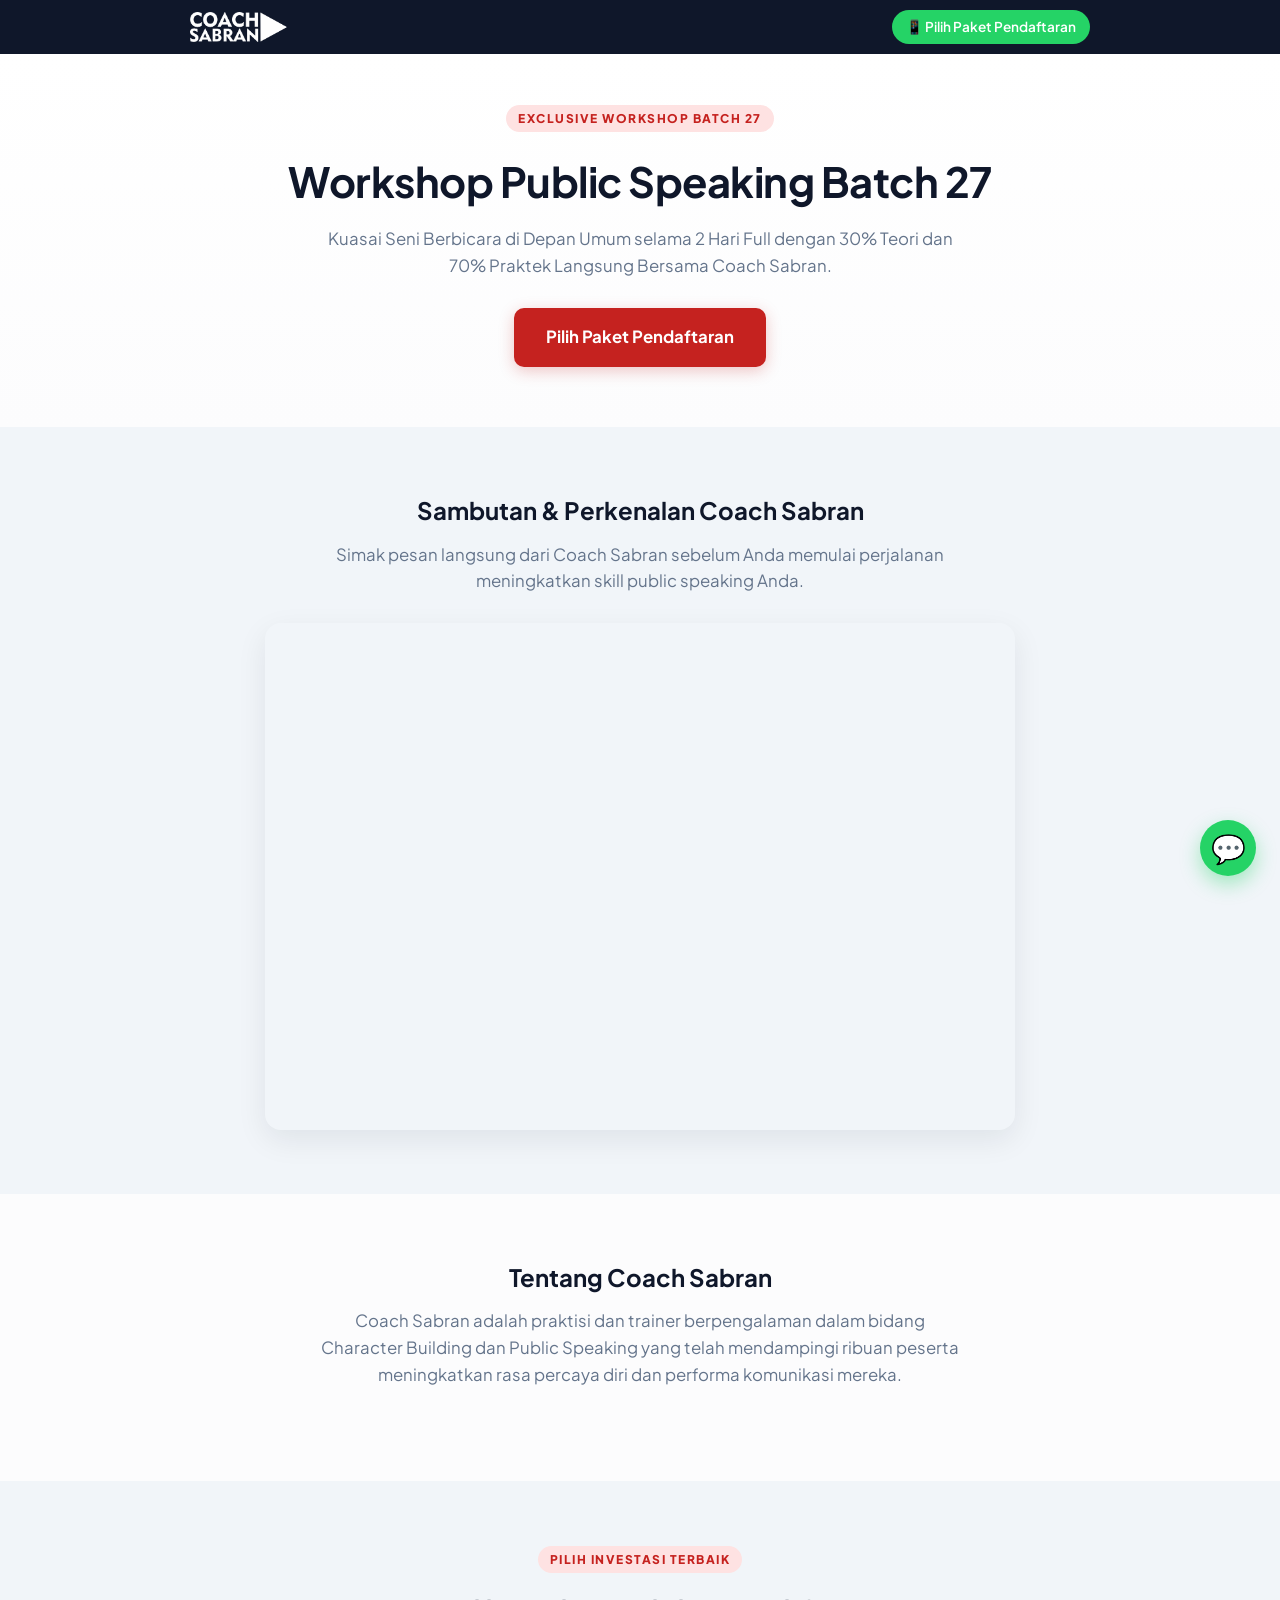
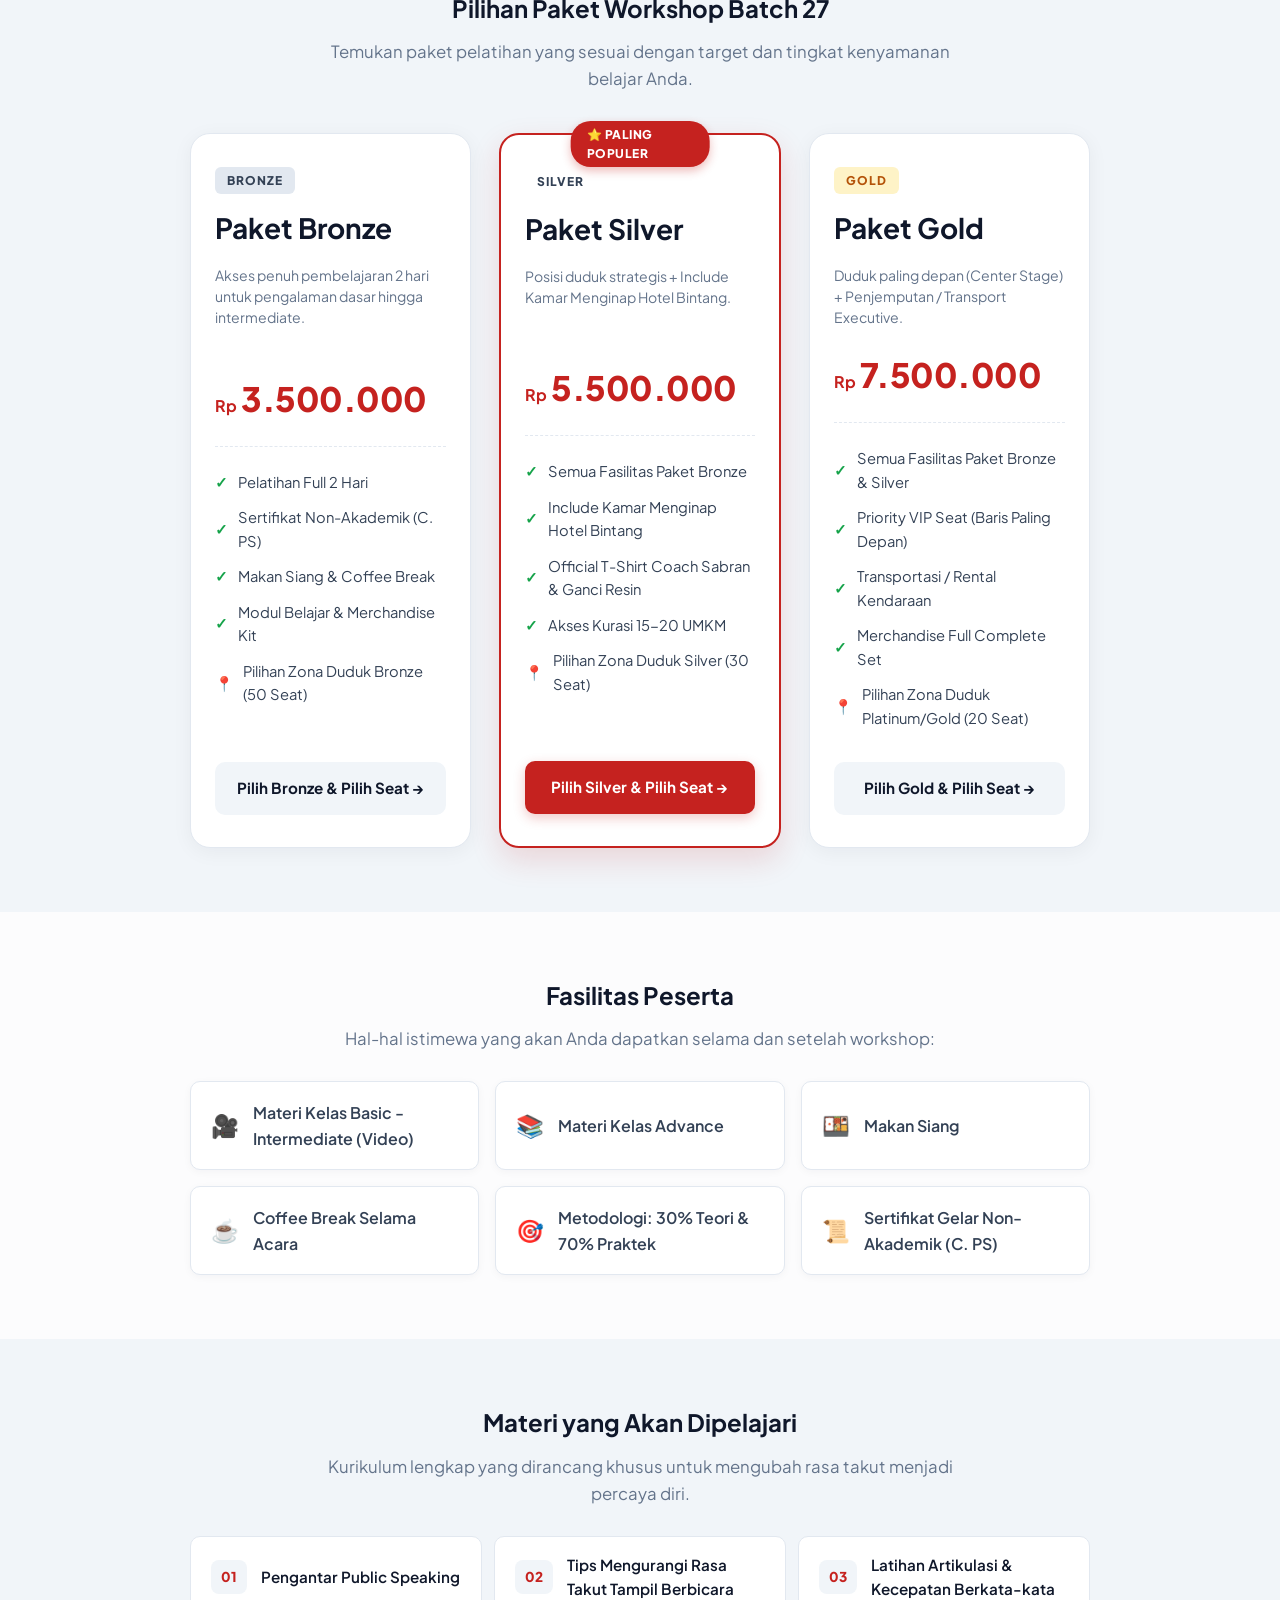
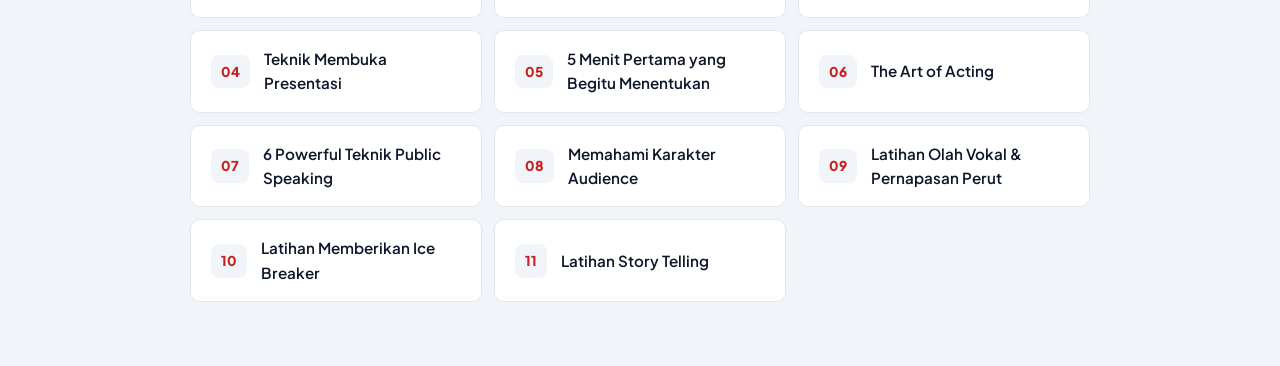
<file: index.html>
<!DOCTYPE html>
<html lang="id">
<head>
    <meta charset="UTF-8">
    <meta name="viewport" content="width=device-width, initial-scale=1.0">
    <title>Workshop Public Speaking Batch 27 - Coach Sabran</title>
    
    <!-- Google Fonts untuk Tipografi Modern & Nyaman Dibaca -->
    <link rel="preconnect" href="https://fonts.googleapis.com">
    <link rel="preconnect" href="https://fonts.gstatic.com" crossorigin>
    <link href="https://fonts.googleapis.com/css2?family=Plus+Jakarta+Sans:wght@400;500;600;700;800&display=swap" rel="stylesheet">
    
    <!-- CSS Eksternal -->
    <link rel="stylesheet" href="style.css">
</head>
<body>

   <!-- TOP BAR DENGAN LOGO & CTA RINGKAS -->
<div class="top-bar">
    <div class="container top-bar-flex">
        <a href="index.html" class="top-bar-brand" style="display: flex; align-items: center; gap: 10px; text-decoration: none;">
            <img src="Asset/CoachSabranFix.png" alt="Logo Coach Sabran" style="height: 30px; width: auto; object-fit: contain;">
        </a>
        <a href="#pilihan-paket" class="btn-top-cta">📱 Pilih Paket Pendaftaran</a>
    </div>
</div>

    <!-- HERO SECTION -->
    <section class="hero-section text-center">
            <div class="badge-wrapper text-center">
                <span class="badge-tag">EXCLUSIVE WORKSHOP BATCH 27</span>
            </div>
            
            <h1>Workshop Public Speaking Batch 27</h1>
            <p class="subtitle-section">Kuasai Seni Berbicara di Depan Umum selama 2 Hari Full dengan 30% Teori dan 70% Praktek Langsung Bersama Coach Sabran.</p>
            <a href="#pilihan-paket" class="btn-primary">Pilih Paket Pendaftaran</a>
        </div>
    </section>

    <!-- SECTION VIDEO SAMBUTAN -->
    <section class="section-padding bg-light text-center">
        <div class="container">
            <h2>Sambutan & Perkenalan Coach Sabran</h2>
            <p class="subtitle-section">Simak pesan langsung dari Coach Sabran sebelum Anda memulai perjalanan meningkatkan skill public speaking Anda.</p>

            <div class="video-container">
                <iframe src="https://www.youtube.com/embed/VIDEO_ID" title="Video Sambutan Coach Sabran" frameborder="0" allow="accelerometer; autoplay; clipboard-write; encrypted-media; gyroscope; picture-in-picture" allowfullscreen></iframe>
            </div>
        </div>
    </section>

    <!-- SECTION PROFIL -->
    <section class="section-padding text-center">
        <div class="container">
            <h2>Tentang Coach Sabran</h2>
            <p class="subtitle-section">Coach Sabran adalah praktisi dan trainer berpengalaman dalam bidang Character Building dan Public Speaking yang telah mendampingi ribuan peserta meningkatkan rasa percaya diri dan performa komunikasi mereka.</p>
        </div>
    </section>

    <!-- SECTION PILIHAN PAKET -->
    <section id="pilihan-paket" class="section-padding bg-light">
        <div class="container text-center">
            <span class="badge-tag">PILIH INVESTASI TERBAIK</span>
            <h2>Pilihan Paket Workshop Batch 27</h2>
            <p class="subtitle-section">Temukan paket pelatihan yang sesuai dengan target dan tingkat kenyamanan belajar Anda.</p>

            <div class="package-container">
                
                <!-- CONTAINER PAKET 1: BRONZE (Rp 3.500.000) -->
                <div class="package-card">
                    <div class="card-header">
                        <span class="badge-package bg-silver">BRONZE</span>
                        <h3>Paket Bronze</h3>
                        <p class="package-desc">Akses penuh pembelajaran 2 hari untuk pengalaman dasar hingga intermediate.</p>
                    </div>
                    <div class="card-body">
                        <div class="price-tag">
                            <span class="currency">Rp</span>
                            <span class="amount">3.500.000</span>
                        </div>
                        <ul class="package-features">
                            <li><span class="check-icon">✓</span> Pelatihan Full 2 Hari</li>
                            <li><span class="check-icon">✓</span> Sertifikat Non-Akademik (C. PS)</li>
                            <li><span class="check-icon">✓</span> Makan Siang & Coffee Break</li>
                            <li><span class="check-icon">✓</span> Modul Belajar & Merchandise Kit</li>
                            <li><span class="check-icon">📍</span> Pilihan Zona Duduk Bronze (50 Seat)</li>
                        </ul>
                    </div>
                    <div class="card-footer">
                        <a href="BronzePackage.html" class="btn-package">Pilih Bronze & Pilih Seat →</a>
                    </div>
                </div>

                <!-- CONTAINER PAKET 2: SILVER (Rp 5.500.000) - POPULER -->
                <div class="package-card featured">
                    <div class="popular-badge">⭐ PALING POPULER</div>
                    <div class="card-header">
                        <span class="badge-package bg-silver-badge">SILVER</span>
                        <h3>Paket Silver</h3>
                        <p class="package-desc">Posisi duduk strategis + Include Kamar Menginap Hotel Bintang.</p>
                    </div>
                    <div class="card-body">
                        <div class="price-tag">
                            <span class="currency">Rp</span>
                            <span class="amount">5.500.000</span>
                        </div>
                        <ul class="package-features">
                            <li><span class="check-icon">✓</span> Semua Fasilitas Paket Bronze</li>
                            <li><span class="check-icon">✓</span> Include Kamar Menginap Hotel Bintang</li>
                            <li><span class="check-icon">✓</span> Official T-Shirt Coach Sabran & Ganci Resin</li>
                            <li><span class="check-icon">✓</span> Akses Kurasi 15-20 UMKM</li>
                            <li><span class="check-icon">📍</span> Pilihan Zona Duduk Silver (30 Seat)</li>
                        </ul>
                    </div>
                    <div class="card-footer">
                        <a href="SilverPackage.html" class="btn-package btn-featured">Pilih Silver & Pilih Seat →</a>
                    </div>
                </div>

                <!-- CONTAINER PAKET 3: GOLD (Rp 7.500.000) -->
                <div class="package-card">
                    <div class="card-header">
                        <span class="badge-package bg-gold">GOLD</span>
                        <h3>Paket Gold</h3>
                        <p class="package-desc">Duduk paling depan (Center Stage) + Penjemputan / Transport Executive.</p>
                    </div>
                    <div class="card-body">
                        <div class="price-tag">
                            <span class="currency">Rp</span>
                            <span class="amount">7.500.000</span>
                        </div>
                        <ul class="package-features">
                            <li><span class="check-icon">✓</span> Semua Fasilitas Paket Bronze & Silver</li>
                            <li><span class="check-icon">✓</span> Priority VIP Seat (Baris Paling Depan)</li>
                            <li><span class="check-icon">✓</span> Transportasi / Rental Kendaraan</li>
                            <li><span class="check-icon">✓</span> Merchandise Full Complete Set</li>
                            <li><span class="check-icon">📍</span> Pilihan Zona Duduk Platinum/Gold (20 Seat)</li>
                        </ul>
                    </div>
                    <div class="card-footer">
                        <a href="GoldPackage.html" class="btn-package">Pilih Gold & Pilih Seat →</a>
                    </div>
                </div>

            </div>
        </div>
    </section>

    <!-- SECTION FASILITAS -->
    <section class="section-padding text-center">
        <div class="container">
            <h2>Fasilitas Peserta</h2>
            <p class="subtitle-section">Hal-hal istimewa yang akan Anda dapatkan selama dan setelah workshop:</p>

            <div class="facility-grid">
                <div class="facility-item">
                    <span class="facility-icon">🎥</span>
                    <div>Materi Kelas Basic - Intermediate (Video)</div>
                </div>
                <div class="facility-item">
                    <span class="facility-icon">📚</span>
                    <div>Materi Kelas Advance</div>
                </div>
                <div class="facility-item">
                    <span class="facility-icon">🍱</span>
                    <div>Makan Siang</div>
                </div>
                <div class="facility-item">
                    <span class="facility-icon">☕</span>
                    <div>Coffee Break Selama Acara</div>
                </div>
                <div class="facility-item">
                    <span class="facility-icon">🎯</span>
                    <div>Metodologi: 30% Teori & 70% Praktek</div>
                </div>
                <div class="facility-item">
                    <span class="facility-icon">📜</span>
                    <div>Sertifikat Gelar Non-Akademik (C. PS)</div>
                </div>
            </div>
        </div>
    </section>

    <!-- SECTION MATERI -->
    <section class="section-padding bg-light">
        <div class="container">
            <h2 class="text-center">Materi yang Akan Dipelajari</h2>
            <p class="subtitle-section text-center">Kurikulum lengkap yang dirancang khusus untuk mengubah rasa takut menjadi percaya diri.</p>

            <ul class="materi-grid">
                <li><span class="materi-num">01</span> Pengantar Public Speaking</li>
                <li><span class="materi-num">02</span> Tips Mengurangi Rasa Takut Tampil Berbicara</li>
                <li><span class="materi-num">03</span> Latihan Artikulasi & Kecepatan Berkata-kata</li>
                <li><span class="materi-num">04</span> Teknik Membuka Presentasi</li>
                <li><span class="materi-num">05</span> 5 Menit Pertama yang Begitu Menentukan</li>
                <li><span class="materi-num">06</span> The Art of Acting</li>
                <li><span class="materi-num">07</span> 6 Powerful Teknik Public Speaking</li>
                <li><span class="materi-num">08</span> Memahami Karakter Audience</li>
                <li><span class="materi-num">09</span> Latihan Olah Vokal & Pernapasan Perut</li>
                <li><span class="materi-num">10</span> Latihan Memberikan Ice Breaker</li>
                <li><span class="materi-num">11</span> Latihan Story Telling</li>
            </ul>
        </div>
    </section>

    <!-- FLOATING WHATSAPP BUTTON UNTUK HP -->
    <a href="https://wa.me/6285182723319?text=Halo%20Admin,%20saya%20mau%20tanya%20mengenai%20Workshop%20Public%20Speaking%20Batch%2027" class="floating-wa" target="_blank" title="Tanya Admin via WA">
        💬
    </a>

</body>
</html>
</file>
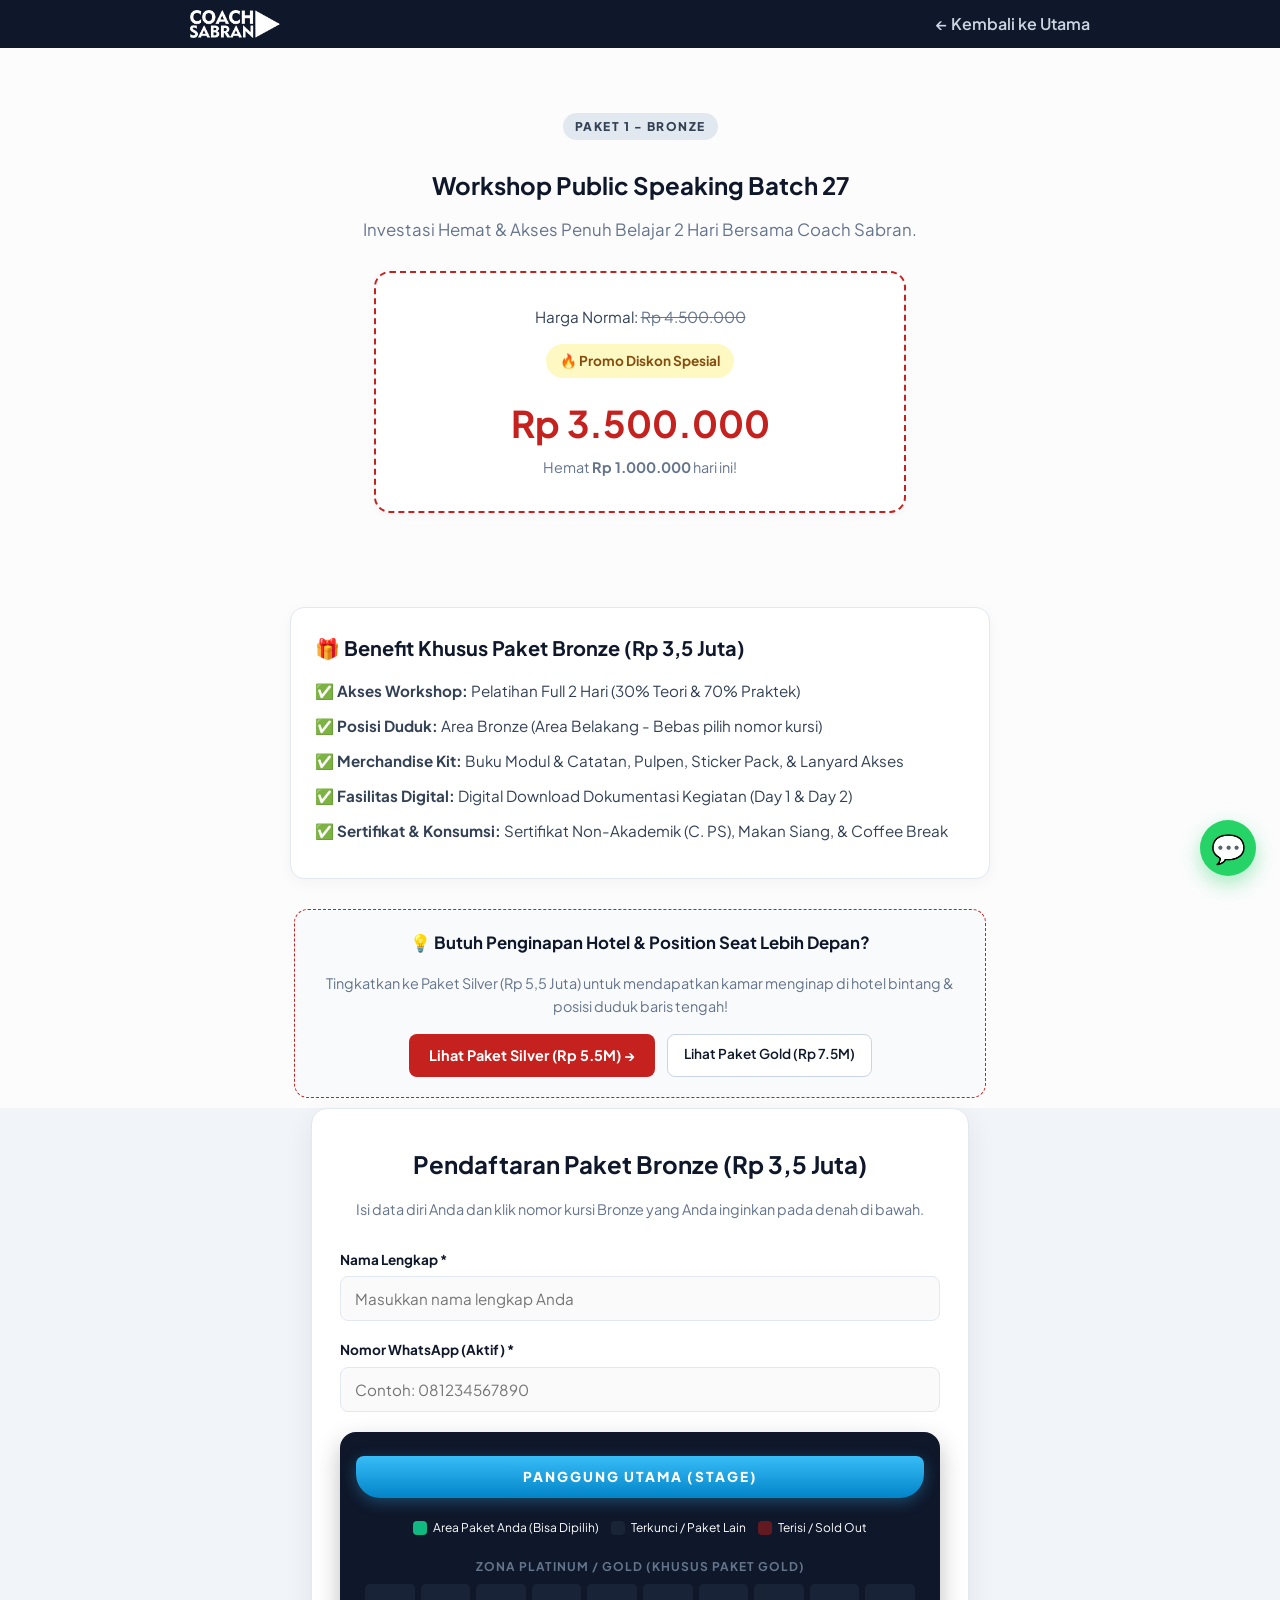
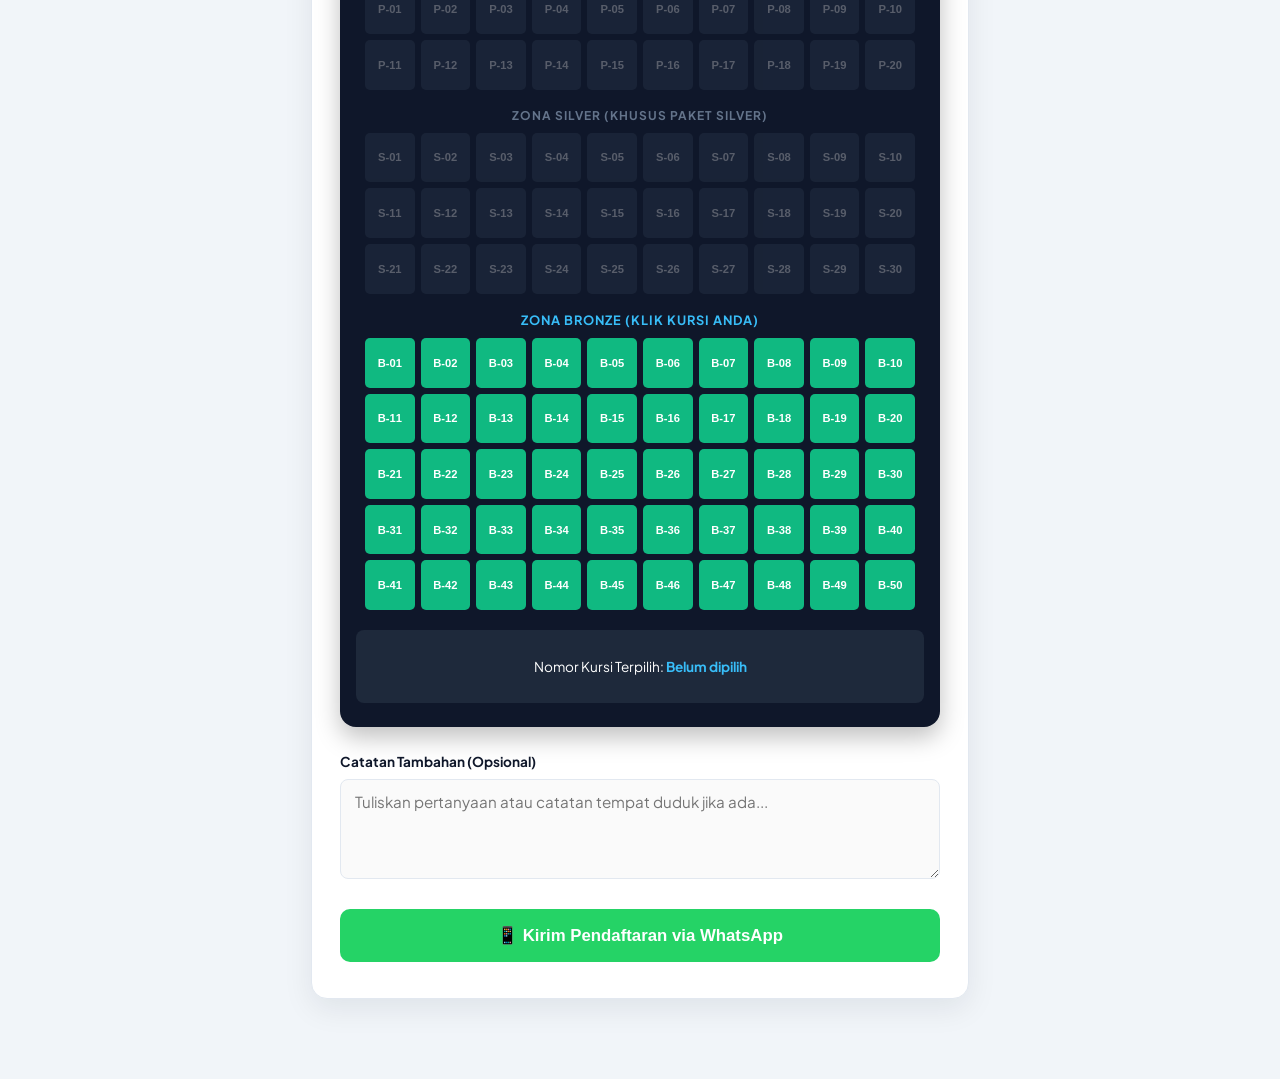
<file: BronzePackage.html>
<!DOCTYPE html>
<html lang="id">
<head>
    <meta charset="UTF-8">
    <meta name="viewport" content="width=device-width, initial-scale=1.0">
    <title>Paket Bronze: Workshop Public Speaking Batch 27 - Coach Sabran</title>
    
    <link rel="preconnect" href="https://fonts.googleapis.com">
    <link rel="preconnect" href="https://fonts.gstatic.com" crossorigin>
    <link href="https://fonts.googleapis.com/css2?family=Plus+Jakarta+Sans:wght@400;500;600;700;800&display=swap" rel="stylesheet">
    <link rel="stylesheet" href="style.css">
</head>
<body>

  <!-- TOP BAR DENGAN LOGO DI KIRI & TOMBOL KEMBALI DI KANAN -->
<div class="top-bar">
    <div class="container top-bar-flex">
        <div class="top-bar-brand" style="display: flex; align-items: center; gap: 8px;">
            <img src="Asset/CoachSabranFix.png" alt="Logo Coach Sabran" style="height: 28px; width: auto; object-fit: contain;">
        </div>
        <a href="index.html" style="color: #cbd5e1; text-decoration: none; font-weight: 600; display: flex; align-items: center; gap: 6px;">
            ← Kembali ke Utama
        </a>
    </div>
</div>

    <!-- HEADER HARGA PAKET -->
    <section class="section-padding text-center">
        <div class="container">
            <span class="badge-tag" style="background: #e2e8f0; color: #334155;">PAKET 1 - BRONZE</span>
            <h1 style="margin-top: 10px;">Workshop Public Speaking Batch 27</h1>
            <p class="subtitle-section">Investasi Hemat & Akses Penuh Belajar 2 Hari Bersama Coach Sabran.</p>

            <div class="pricing-box" style="margin-top: 20px;">
                <p class="old-price">Harga Normal: <span>Rp 4.500.000</span></p>
                <div class="promo-badge">🔥 Promo Diskon Spesial</div>
                <h3 class="special-price">Rp 3.500.000</h3>
                <p class="save-note">Hemat <strong>Rp 1.000.000</strong> hari ini!</p>
            </div>
        </div>
    </section>

    <!-- SECTION BENEFIT KHUSUS PAKET BRONZE -->
    <div class="benefit-detail-container">
        <h3>🎁 Benefit Khusus Paket Bronze (Rp 3,5 Juta)</h3>
        <ul class="benefit-list">
            <li>✅ <strong>Akses Workshop:</strong> Pelatihan Full 2 Hari (30% Teori & 70% Praktek)</li>
            <li>✅ <strong>Posisi Duduk:</strong> Area Bronze (Area Belakang - Bebas pilih nomor kursi)</li>
            <li>✅ <strong>Merchandise Kit:</strong> Buku Modul & Catatan, Pulpen, Sticker Pack, & Lanyard Akses</li>
            <li>✅ <strong>Fasilitas Digital:</strong> Digital Download Dokumentasi Kegiatan (Day 1 & Day 2)</li>
            <li>✅ <strong>Sertifikat & Konsumsi:</strong> Sertifikat Non-Akademik (C. PS), Makan Siang, & Coffee Break</li>
        </ul>
    </div>

    <!-- SECTION SARAN PAKET LAINNYA (UPSELL) -->
    <div class="upsell-container">
        <h4>💡 Butuh Penginapan Hotel & Position Seat Lebih Depan?</h4>
        <p>Tingkatkan ke Paket Silver (Rp 5,5 Juta) untuk mendapatkan kamar menginap di hotel bintang & posisi duduk baris tengah!</p>
        <div class="upsell-buttons">
            <a href="SilverPackage.html" class="btn-upsell">Lihat Paket Silver (Rp 5.5M) →</a>
            <a href="GoldPackage.html" class="btn-upsell-secondary">Lihat Paket Gold (Rp 7.5M)</a>
        </div>
    </div>

    <!-- FORMULIR PENDAFTARAN & DENAH SEAT -->
    <section id="pendaftaran" class="pendaftaran-section">
        <div class="form-container">
            <h2>Pendaftaran Paket Bronze (Rp 3,5 Juta)</h2>
            <p class="subtitle">Isi data diri Anda dan klik nomor kursi Bronze yang Anda inginkan pada denah di bawah.</p>

            <form id="waForm">
                <input type="hidden" id="paket" value="Paket Bronze (Rp 3.500.000)">

                <div class="form-group">
                    <label for="nama">Nama Lengkap *</label>
                    <input type="text" id="nama" class="form-control" placeholder="Masukkan nama lengkap Anda" required>
                </div>

                <div class="form-group">
                    <label for="whatsapp">Nomor WhatsApp (Aktif) *</label>
                    <input type="tel" id="whatsapp" class="form-control" placeholder="Contoh: 081234567890" required>
                </div>

                <!-- DENAH KURSI INTERAKTIF (KHUSUS BRONZE ACTIVE) -->
                <div class="seat-container">
                    <div class="stage">PANGGUNG UTAMA (STAGE)</div>

                    <!-- PETUNJUK ZONA -->
                    <div class="seat-legend">
                        <div class="legend-item"><span class="seat-sample bronze"></span> Area Paket Anda (Bisa Dipilih)</div>
                        <div class="legend-item"><span class="seat-sample locked"></span> Terkunci / Paket Lain</div>
                        <div class="legend-item"><span class="seat-sample occupied"></span> Terisi / Sold Out</div>
                    </div>

                    <div class="seating-area">
                        <!-- ZONA PLATINUM / GOLD (LOCKED) -->
                        <div class="zone-header locked-zone">ZONA PLATINUM / GOLD (Khusus Paket Gold)</div>
                        <div class="seat-row" id="platinumRow"></div>

                        <!-- ZONA SILVER (LOCKED) -->
                        <div class="zone-header locked-zone">ZONA SILVER (Khusus Paket Silver)</div>
                        <div class="seat-row" id="silverRow"></div>

                        <!-- ZONA BRONZE (ACTIVE UNTUK BRONZE PACKAGE) -->
                        <div class="zone-header active-zone">ZONA BRONZE (Klik Kursi Anda)</div>
                        <div class="seat-row" id="bronzeRow"></div>
                    </div>

                    <!-- RINGKASAN & INPUT HIDDEN UTAMA -->
                    <div class="seat-summary">
                        <p>Nomor Kursi Terpilih: <strong id="selectedSeatNum" style="color: #38bdf8;">Belum dipilih</strong></p>
                        <input type="hidden" id="selectedSeatInput" name="selectedSeatInput" required>
                    </div>
                </div>

                <div class="form-group">
                    <label for="catatan">Catatan Tambahan (Opsional)</label>
                    <textarea id="catatan" class="form-control" placeholder="Tuliskan pertanyaan atau catatan tempat duduk jika ada..."></textarea>
                </div>

                <button type="submit" class="btn-submit-wa">
                    📱 Kirim Pendaftaran via WhatsApp
                </button>
            </form>
        </div>
    </section>

    <!-- FLOATING WHATSAPP BUTTON UNTUK TANYA-TANYA -->
    <a href="https://wa.me/6285182723319?text=Halo%20Admin,%20saya%20mau%20tanya%20mengenai%20Paket%20Bronze%20Workshop%20Public%20Speaking" class="floating-wa" target="_blank" title="Tanya Admin via WA">
        💬
    </a>

<script src="script.js"></script></body>
</html>
</file>
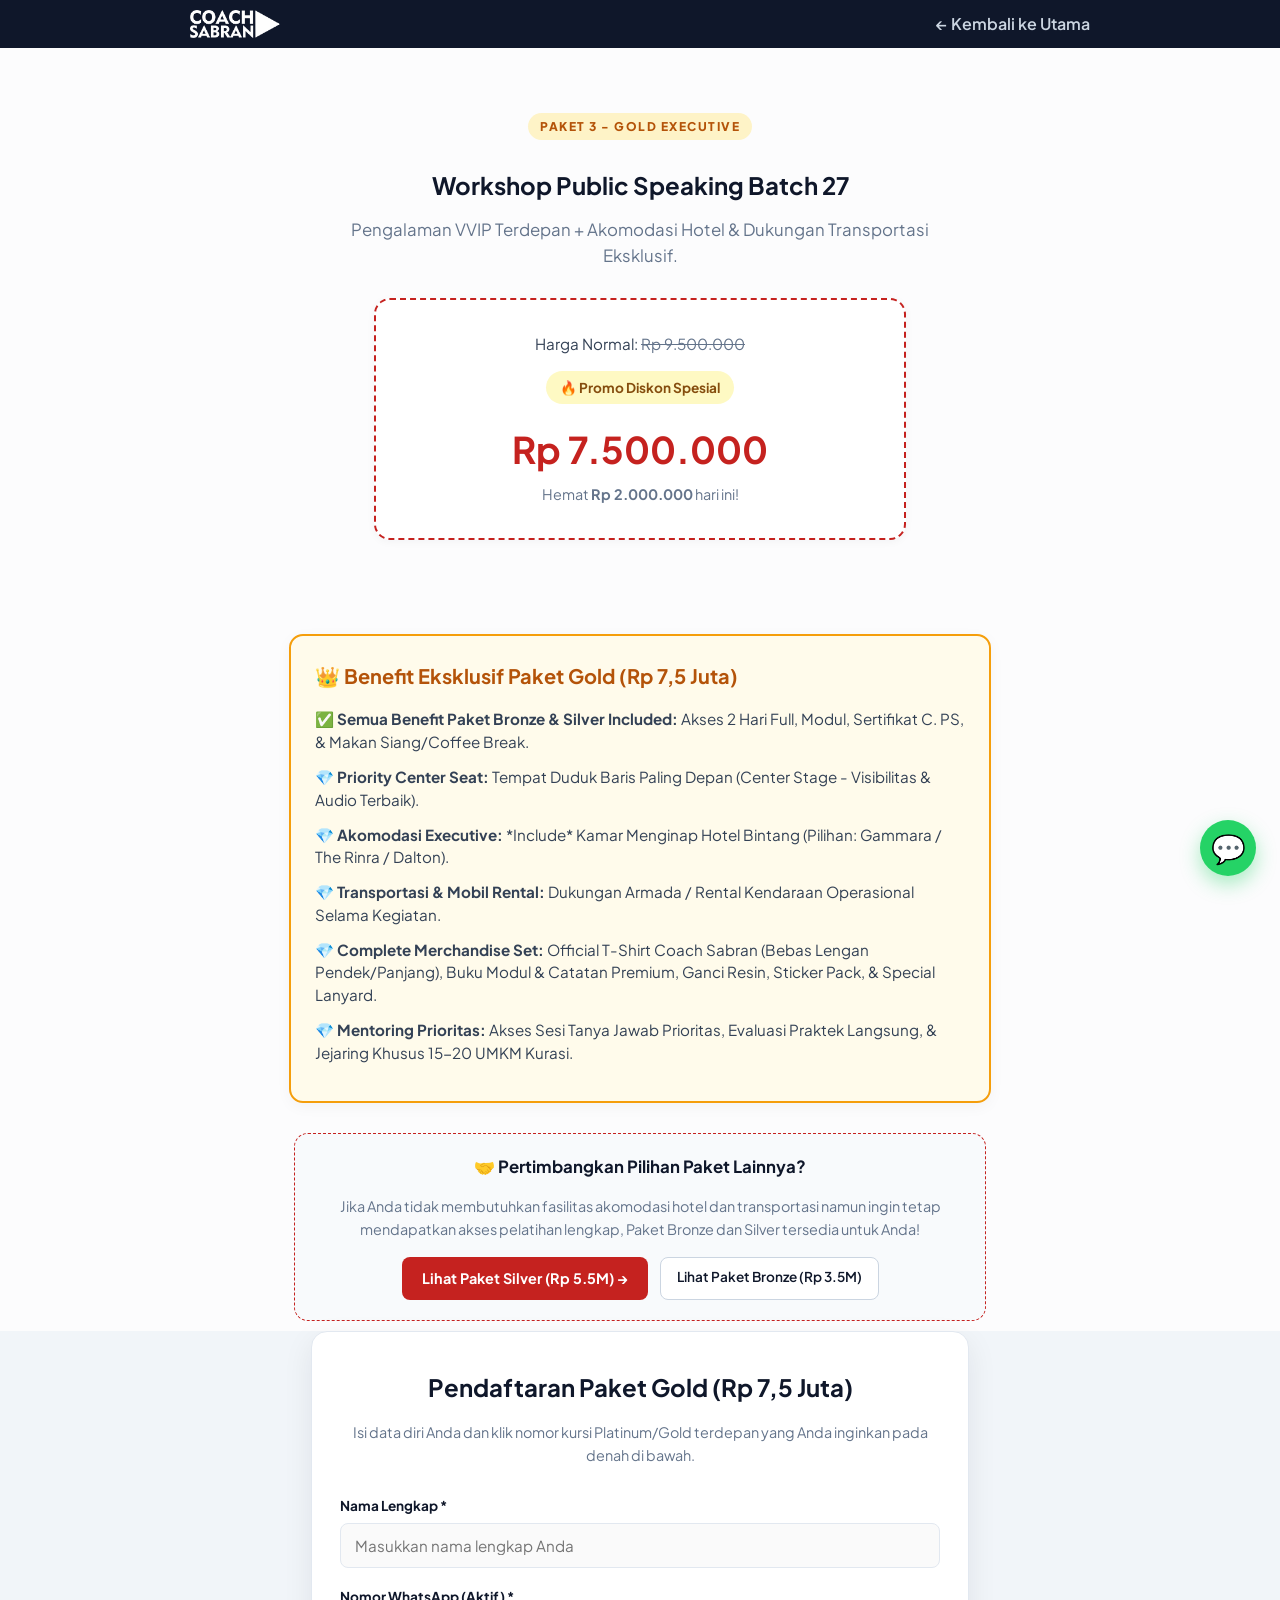
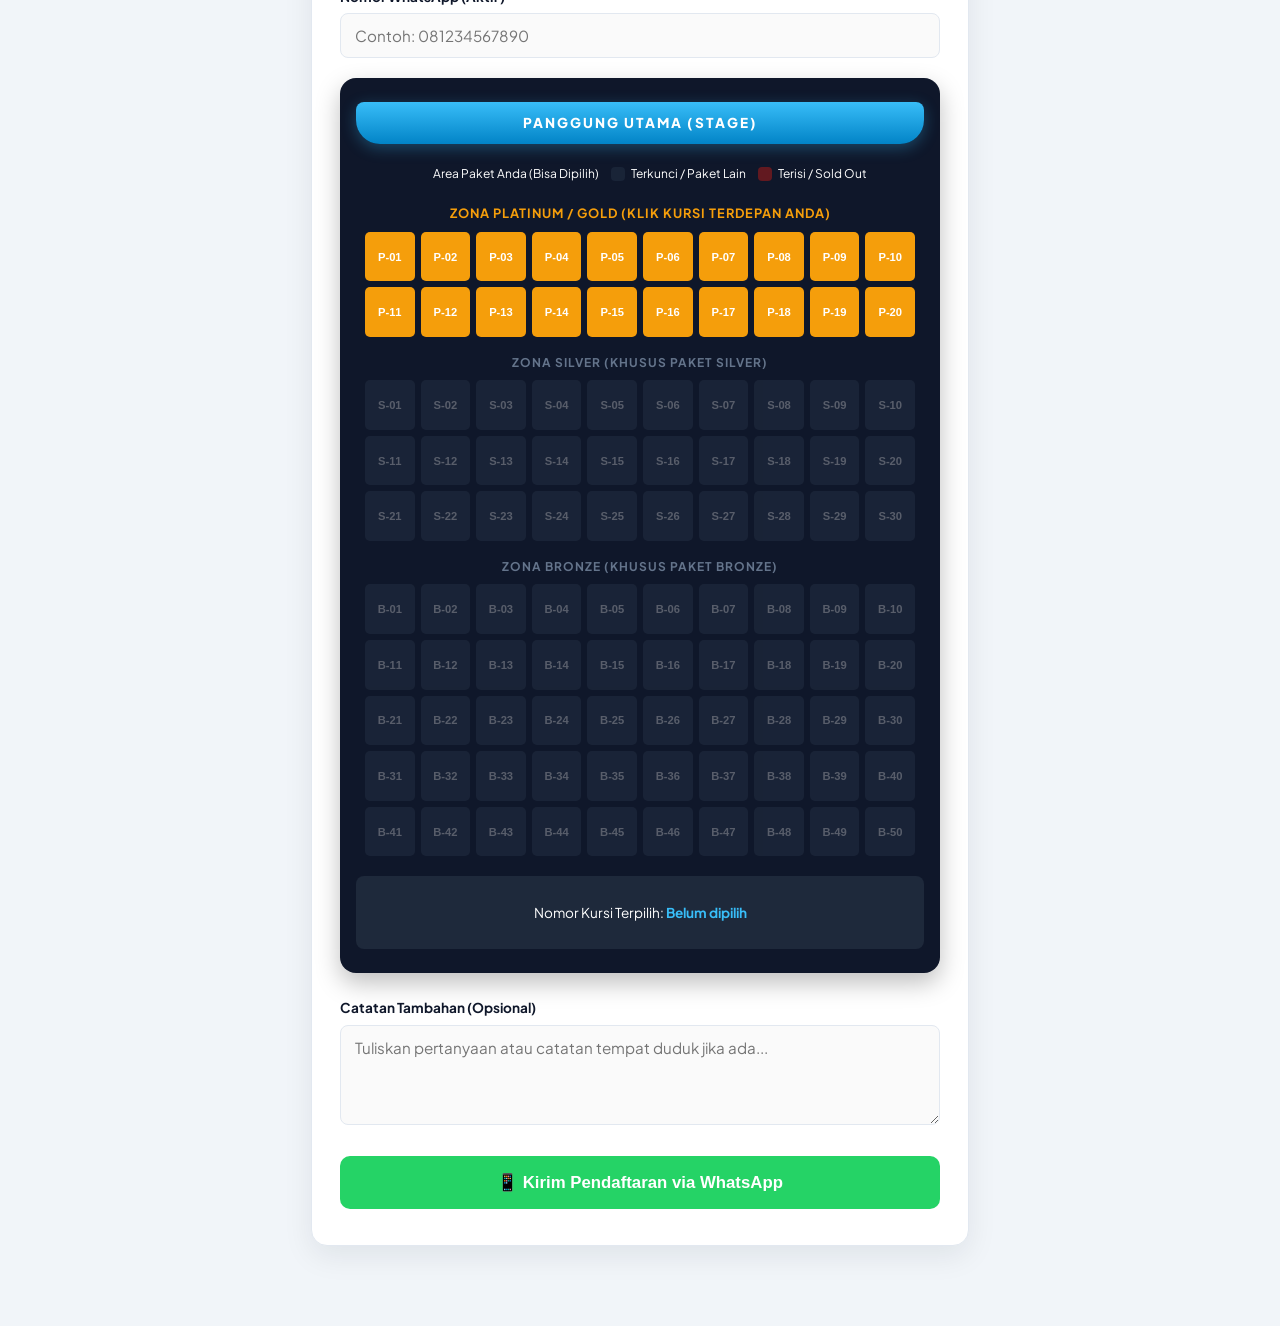
<file: GoldPackage.html>
<!DOCTYPE html>
<html lang="id">
<head>
    <meta charset="UTF-8">
    <meta name="viewport" content="width=device-width, initial-scale=1.0">
    <title>Paket Gold: Workshop Public Speaking Batch 27 - Coach Sabran</title>
    
    <link rel="preconnect" href="https://fonts.googleapis.com">
    <link rel="preconnect" href="https://fonts.gstatic.com" crossorigin>
    <link href="https://fonts.googleapis.com/css2?family=Plus+Jakarta+Sans:wght@400;500;600;700;800&display=swap" rel="stylesheet">
    <link rel="stylesheet" href="style.css">
</head>
<body>

   <!-- TOP BAR DENGAN LOGO DI KIRI & TOMBOL KEMBALI DI KANAN -->
<div class="top-bar">
    <div class="container top-bar-flex">
        <div class="top-bar-brand" style="display: flex; align-items: center; gap: 8px;">
            <img src="Asset/CoachSabranFix.png" alt="Logo Coach Sabran" style="height: 28px; width: auto; object-fit: contain;">
        </div>
        <a href="index.html" style="color: #cbd5e1; text-decoration: none; font-weight: 600; display: flex; align-items: center; gap: 6px;">
            ← Kembali ke Utama
        </a>
    </div>
</div>

    <!-- HEADER HARGA PAKET -->
    <section class="section-padding text-center">
        <div class="container">
            <span class="badge-tag" style="background: #fef3c7; color: #b45309;">PAKET 3 - GOLD EXECUTIVE</span>
            <h1 style="margin-top: 10px;">Workshop Public Speaking Batch 27</h1>
            <p class="subtitle-section">Pengalaman VVIP Terdepan + Akomodasi Hotel & Dukungan Transportasi Eksklusif.</p>

            <div class="pricing-box" style="margin-top: 20px;">
                <p class="old-price">Harga Normal: <span>Rp 9.500.000</span></p>
                <div class="promo-badge">🔥 Promo Diskon Spesial</div>
                <h3 class="special-price">Rp 7.500.000</h3>
                <p class="save-note">Hemat <strong>Rp 2.000.000</strong> hari ini!</p>
            </div>
        </div>
    </section>

    <!-- SECTION BENEFIT KHUSUS PAKET GOLD -->
    <div class="benefit-detail-container highlight-vvip" style="border-color: #f59e0b; background-color: #fffbeb;">
        <h3 style="color: #b45309;">👑 Benefit Eksklusif Paket Gold (Rp 7,5 Juta)</h3>
        <ul class="benefit-list">
            <li>✅ <strong>Semua Benefit Paket Bronze & Silver Included:</strong> Akses 2 Hari Full, Modul, Sertifikat C. PS, & Makan Siang/Coffee Break.</li>
            <li>💎 <strong>Priority Center Seat:</strong> Tempat Duduk Baris Paling Depan (Center Stage - Visibilitas & Audio Terbaik).</li>
            <li>💎 <strong>Akomodasi Executive:</strong> *Include* Kamar Menginap Hotel Bintang (Pilihan: Gammara / The Rinra / Dalton).</li>
            <li>💎 <strong>Transportasi & Mobil Rental:</strong> Dukungan Armada / Rental Kendaraan Operasional Selama Kegiatan.</li>
            <li>💎 <strong>Complete Merchandise Set:</strong> Official T-Shirt Coach Sabran (Bebas Lengan Pendek/Panjang), Buku Modul & Catatan Premium, Ganci Resin, Sticker Pack, & Special Lanyard.</li>
            <li>💎 <strong>Mentoring Prioritas:</strong> Akses Sesi Tanya Jawab Prioritas, Evaluasi Praktek Langsung, & Jejaring Khusus 15-20 UMKM Kurasi.</li>
        </ul>
    </div>

    <!-- SECTION SARAN PAKET LAINNYA (UPSELL / ALTERNATIF) -->
    <div class="upsell-container">
        <h4>🤝 Pertimbangkan Pilihan Paket Lainnya?</h4>
        <p>Jika Anda tidak membutuhkan fasilitas akomodasi hotel dan transportasi namun ingin tetap mendapatkan akses pelatihan lengkap, Paket Bronze dan Silver tersedia untuk Anda!</p>
        <div class="upsell-buttons">
            <a href="SilverPackage.html" class="btn-upsell">Lihat Paket Silver (Rp 5.5M) →</a>
            <a href="BronzePackage.html" class="btn-upsell-secondary">Lihat Paket Bronze (Rp 3.5M)</a>
        </div>
    </div>

    <!-- FORMULIR PENDAFTARAN & DENAH SEAT -->
    <section id="pendaftaran" class="pendaftaran-section">
        <div class="form-container">
            <h2>Pendaftaran Paket Gold (Rp 7,5 Juta)</h2>
            <p class="subtitle">Isi data diri Anda dan klik nomor kursi Platinum/Gold terdepan yang Anda inginkan pada denah di bawah.</p>

            <form id="waForm">
                <input type="hidden" id="paket" value="Paket Gold (Rp 7.500.000)">

                <div class="form-group">
                    <label for="nama">Nama Lengkap *</label>
                    <input type="text" id="nama" class="form-control" placeholder="Masukkan nama lengkap Anda" required>
                </div>

                <div class="form-group">
                    <label for="whatsapp">Nomor WhatsApp (Aktif) *</label>
                    <input type="tel" id="whatsapp" class="form-control" placeholder="Contoh: 081234567890" required>
                </div>

                <!-- DENAH KURSI INTERAKTIF (KHUSUS PLATINUM/GOLD ACTIVE) -->
                <div class="seat-container">
                    <div class="stage">PANGGUNG UTAMA (STAGE)</div>

                    <!-- PETUNJUK ZONA -->
                    <div class="seat-legend">
                        <div class="legend-item"><span class="seat-sample platinum"></span> Area Paket Anda (Bisa Dipilih)</div>
                        <div class="legend-item"><span class="seat-sample locked"></span> Terkunci / Paket Lain</div>
                        <div class="legend-item"><span class="seat-sample occupied"></span> Terisi / Sold Out</div>
                    </div>

                    <div class="seating-area">
                        <!-- ZONA PLATINUM / GOLD (ACTIVE UNTUK GOLD PACKAGE) -->
                        <div class="zone-header active-zone" style="color: #f59e0b;">ZONA PLATINUM / GOLD (Klik Kursi Terdepan Anda)</div>
                        <div class="seat-row" id="platinumRow"></div>

                        <!-- ZONA SILVER (LOCKED) -->
                        <div class="zone-header locked-zone">ZONA SILVER (Khusus Paket Silver)</div>
                        <div class="seat-row" id="silverRow"></div>

                        <!-- ZONA BRONZE (LOCKED) -->
                        <div class="zone-header locked-zone">ZONA BRONZE (Khusus Paket Bronze)</div>
                        <div class="seat-row" id="bronzeRow"></div>
                    </div>

                    <!-- RINGKASAN & INPUT HIDDEN UTAMA -->
                    <div class="seat-summary">
                        <p>Nomor Kursi Terpilih: <strong id="selectedSeatNum" style="color: #38bdf8;">Belum dipilih</strong></p>
                        <input type="hidden" id="selectedSeatInput" name="selectedSeatInput" required>
                    </div>
                </div>

                <div class="form-group">
                    <label for="catatan">Catatan Tambahan (Opsional)</label>
                    <textarea id="catatan" class="form-control" placeholder="Tuliskan pertanyaan atau catatan tempat duduk jika ada..."></textarea>
                </div>

                <button type="submit" class="btn-submit-wa">
                    📱 Kirim Pendaftaran via WhatsApp
                </button>
            </form>
        </div>
    </section>

    <!-- FLOATING WHATSAPP BUTTON UNTUK TANYA-TANYA -->
    <a href="https://wa.me/6285182723319?text=Halo%20Admin,%20saya%20mau%20tanya%20mengenai%20Paket%20Gold%20Workshop%20Public%20Speaking" class="floating-wa" target="_blank" title="Tanya Admin via WA">
        💬
    </a>

<script src="script.js"></script></body>
</html>
</file>
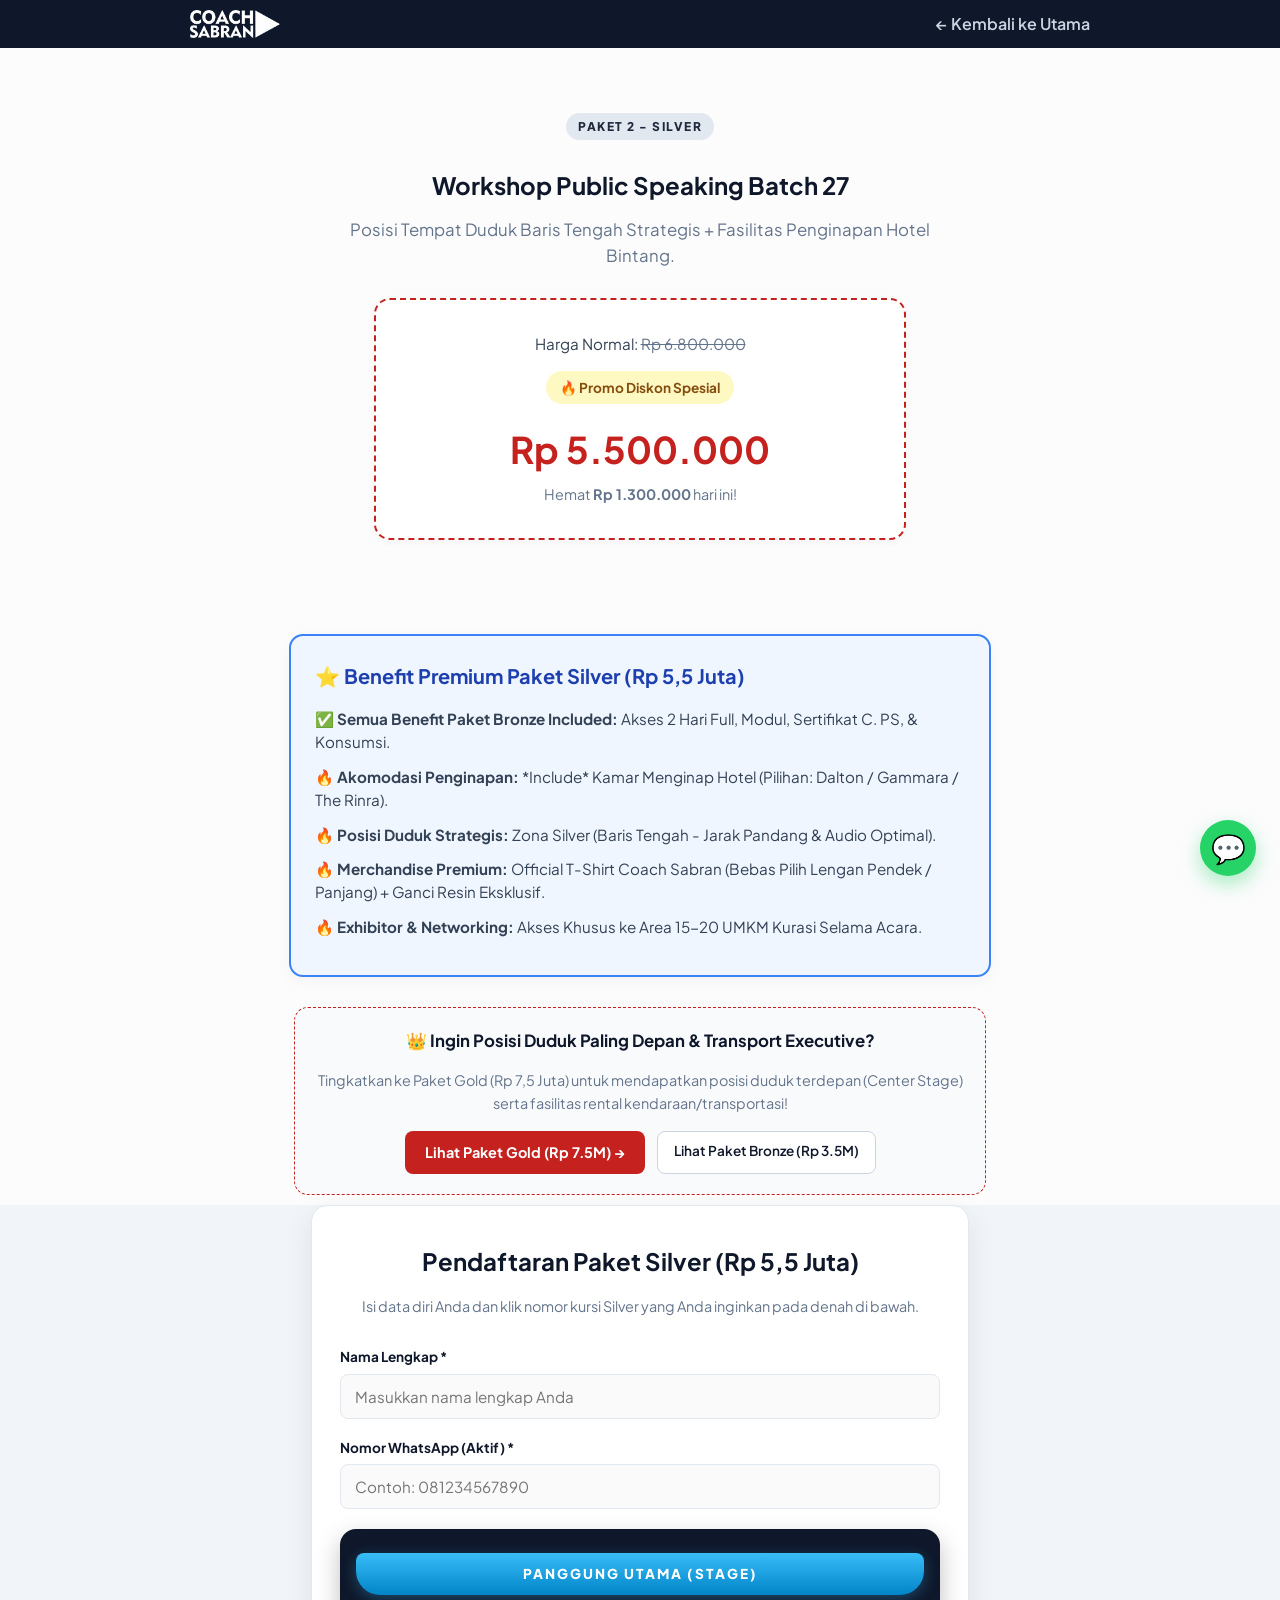
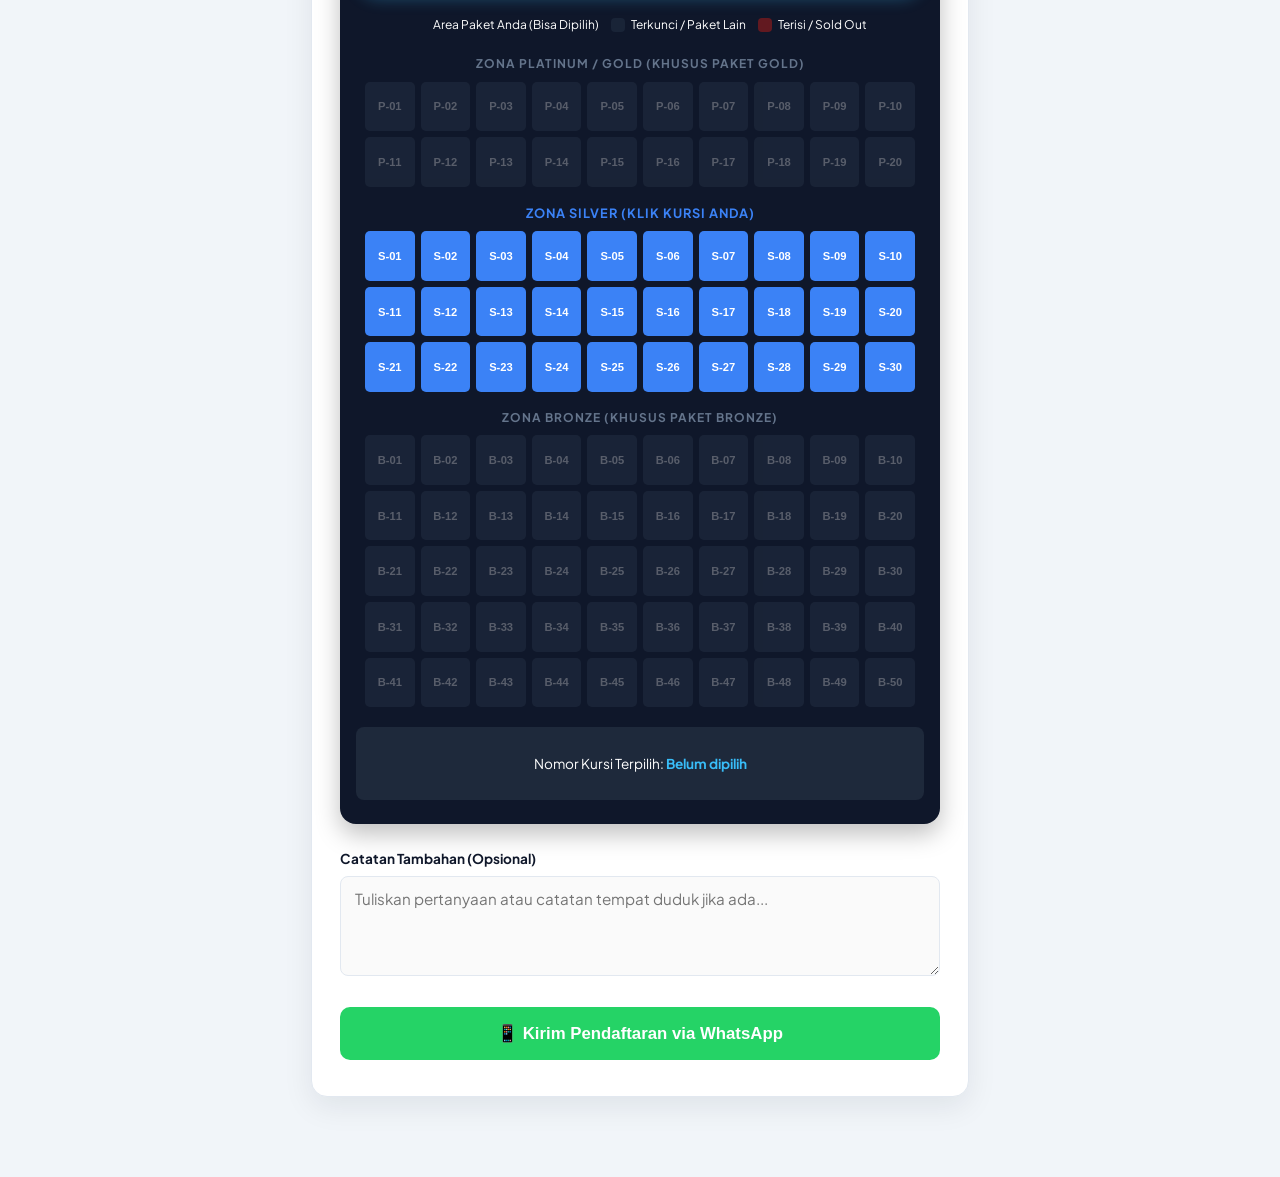
<file: SilverPackage.html>
<!DOCTYPE html>
<html lang="id">
<head>
    <meta charset="UTF-8">
    <meta name="viewport" content="width=device-width, initial-scale=1.0">
    <title>Paket Silver: Workshop Public Speaking Batch 27 - Coach Sabran</title>
    
    <link rel="preconnect" href="https://fonts.googleapis.com">
    <link rel="preconnect" href="https://fonts.gstatic.com" crossorigin>
    <link href="https://fonts.googleapis.com/css2?family=Plus+Jakarta+Sans:wght@400;500;600;700;800&display=swap" rel="stylesheet">
    <link rel="stylesheet" href="style.css">
</head>
<body>

    <!-- TOP BAR DENGAN LOGO DI KIRI & TOMBOL KEMBALI DI KANAN -->
<div class="top-bar">
    <div class="container top-bar-flex">
        <div class="top-bar-brand" style="display: flex; align-items: center; gap: 8px;">
            <img src="Asset/CoachSabranFix.png" alt="Logo Coach Sabran" style="height: 28px; width: auto; object-fit: contain;">
        </div>
        <a href="index.html" style="color: #cbd5e1; text-decoration: none; font-weight: 600; display: flex; align-items: center; gap: 6px;">
            ← Kembali ke Utama
        </a>
    </div>
</div>

    <!-- HEADER HARGA PAKET -->
    <section class="section-padding text-center">
        <div class="container">
            <span class="badge-tag" style="background: #e2e8f0; color: #1e293b;">PAKET 2 - SILVER</span>
            <h1 style="margin-top: 10px;">Workshop Public Speaking Batch 27</h1>
            <p class="subtitle-section">Posisi Tempat Duduk Baris Tengah Strategis + Fasilitas Penginapan Hotel Bintang.</p>

            <div class="pricing-box" style="margin-top: 20px;">
                <p class="old-price">Harga Normal: <span>Rp 6.800.000</span></p>
                <div class="promo-badge">🔥 Promo Diskon Spesial</div>
                <h3 class="special-price">Rp 5.500.000</h3>
                <p class="save-note">Hemat <strong>Rp 1.300.000</strong> hari ini!</p>
            </div>
        </div>
    </section>

    <!-- SECTION BENEFIT KHUSUS PAKET SILVER -->
    <div class="benefit-detail-container highlight-gold" style="border-color: #3b82f6; background-color: #eff6ff;">
        <h3 style="color: #1e40af;">⭐ Benefit Premium Paket Silver (Rp 5,5 Juta)</h3>
        <ul class="benefit-list">
            <li>✅ <strong>Semua Benefit Paket Bronze Included:</strong> Akses 2 Hari Full, Modul, Sertifikat C. PS, & Konsumsi.</li>
            <li>🔥 <strong>Akomodasi Penginapan:</strong> *Include* Kamar Menginap Hotel (Pilihan: Dalton / Gammara / The Rinra).</li>
            <li>🔥 <strong>Posisi Duduk Strategis:</strong> Zona Silver (Baris Tengah - Jarak Pandang & Audio Optimal).</li>
            <li>🔥 <strong>Merchandise Premium:</strong> Official T-Shirt Coach Sabran (Bebas Pilih Lengan Pendek / Panjang) + Ganci Resin Eksklusif.</li>
            <li>🔥 <strong>Exhibitor & Networking:</strong> Akses Khusus ke Area 15-20 UMKM Kurasi Selama Acara.</li>
        </ul>
    </div>

    <!-- SECTION SARAN PAKET LAINNYA (UPSELL) -->
    <div class="upsell-container">
        <h4>👑 Ingin Posisi Duduk Paling Depan & Transport Executive?</h4>
        <p>Tingkatkan ke Paket Gold (Rp 7,5 Juta) untuk mendapatkan posisi duduk terdepan (Center Stage) serta fasilitas rental kendaraan/transportasi!</p>
        <div class="upsell-buttons">
            <a href="GoldPackage.html" class="btn-upsell">Lihat Paket Gold (Rp 7.5M) →</a>
            <a href="BronzePackage.html" class="btn-upsell-secondary">Lihat Paket Bronze (Rp 3.5M)</a>
        </div>
    </div>

    <!-- FORMULIR PENDAFTARAN & DENAH SEAT -->
    <section id="pendaftaran" class="pendaftaran-section">
        <div class="form-container">
            <h2>Pendaftaran Paket Silver (Rp 5,5 Juta)</h2>
            <p class="subtitle">Isi data diri Anda dan klik nomor kursi Silver yang Anda inginkan pada denah di bawah.</p>

            <form id="waForm">
                <input type="hidden" id="paket" value="Paket Silver (Rp 5.500.000)">

                <div class="form-group">
                    <label for="nama">Nama Lengkap *</label>
                    <input type="text" id="nama" class="form-control" placeholder="Masukkan nama lengkap Anda" required>
                </div>

                <div class="form-group">
                    <label for="whatsapp">Nomor WhatsApp (Aktif) *</label>
                    <input type="tel" id="whatsapp" class="form-control" placeholder="Contoh: 081234567890" required>
                </div>

                <!-- DENAH KURSI INTERAKTIF (KHUSUS SILVER ACTIVE) -->
                <div class="seat-container">
                    <div class="stage">PANGGUNG UTAMA (STAGE)</div>

                    <!-- PETUNJUK ZONA -->
                    <div class="seat-legend">
                        <div class="legend-item"><span class="seat-sample silver"></span> Area Paket Anda (Bisa Dipilih)</div>
                        <div class="legend-item"><span class="seat-sample locked"></span> Terkunci / Paket Lain</div>
                        <div class="legend-item"><span class="seat-sample occupied"></span> Terisi / Sold Out</div>
                    </div>

                    <div class="seating-area">
                        <!-- ZONA PLATINUM / GOLD (LOCKED) -->
                        <div class="zone-header locked-zone">ZONA PLATINUM / GOLD (Khusus Paket Gold)</div>
                        <div class="seat-row" id="platinumRow"></div>

                        <!-- ZONA SILVER (ACTIVE UNTUK SILVER PACKAGE) -->
                        <div class="zone-header active-zone" style="color: #3b82f6;">ZONA SILVER (Klik Kursi Anda)</div>
                        <div class="seat-row" id="silverRow"></div>

                        <!-- ZONA BRONZE (LOCKED) -->
                        <div class="zone-header locked-zone">ZONA BRONZE (Khusus Paket Bronze)</div>
                        <div class="seat-row" id="bronzeRow"></div>
                    </div>

                    <!-- RINGKASAN & INPUT HIDDEN UTAMA -->
                    <div class="seat-summary">
                        <p>Nomor Kursi Terpilih: <strong id="selectedSeatNum" style="color: #38bdf8;">Belum dipilih</strong></p>
                        <input type="hidden" id="selectedSeatInput" name="selectedSeatInput" required>
                    </div>
                </div>

                <div class="form-group">
                    <label for="catatan">Catatan Tambahan (Opsional)</label>
                    <textarea id="catatan" class="form-control" placeholder="Tuliskan pertanyaan atau catatan tempat duduk jika ada..."></textarea>
                </div>

                <button type="submit" class="btn-submit-wa">
                    📱 Kirim Pendaftaran via WhatsApp
                </button>
            </form>
        </div>
    </section>

    <!-- FLOATING WHATSAPP BUTTON UNTUK TANYA-TANYA -->
    <a href="https://wa.me/6285182723319?text=Halo%20Admin,%20saya%20mau%20tanya%20mengenai%20Paket%20Silver%20Workshop%20Public%20Speaking" class="floating-wa" target="_blank" title="Tanya Admin via WA">
        💬
    </a>

<script src="script.js"></script></body>
</html>
</file>
<file: style.css>
/* Variable Design System - Soft & Eye-Friendly */
:root {
    --primary-color: #c5221f;
    --primary-hover: #9b1916;
    --bg-main: #fcfcfd;
    --bg-light: #f1f5f9;
    --card-bg: #ffffff;
    --text-dark: #0f172a;
    --text-body: #334155;
    --text-muted: #64748b;
    --wa-color: #25d366;
    --wa-hover: #1da851;
    --border-color: #e2e8f0;
    --shadow-sm: 0 2px 8px rgba(15, 23, 42, 0.04);
    --shadow-md: 0 10px 30px rgba(15, 23, 42, 0.08);
}

html {
    scroll-behavior: smooth;
}

body {
    margin: 0;
    padding: 0;
    font-family: 'Plus Jakarta Sans', sans-serif;
    color: var(--text-body);
    background-color: var(--bg-main);
    line-height: 1.6;
    -webkit-font-smoothing: antialiased;
}

h1, h2, h3 {
    color: var(--text-dark);
    font-weight: 700;
    margin: 0 0 12px 0;
}

.container {
    max-width: 900px;
    margin: 0 auto;
    padding: 0 20px;
}

.text-center {
    text-align: center;
}

.subtitle-section {
    color: var(--text-muted);
    font-size: 1.05rem;
    max-width: 650px;
    margin: 0 auto 28px auto;
}

.section-padding {
    padding: 64px 20px;
}

.bg-light {
    background-color: var(--bg-light);
}

/* Top Bar */
.top-bar {
    background-color: var(--text-dark);
    color: #fff;
    padding: 10px 0;
    position: sticky;
    top: 0;
    z-index: 100;
}

.top-bar-flex {
    display: flex;
    justify-content: space-between;
    align-items: center;
}

.top-bar-brand {
    font-weight: 600;
    font-size: 0.9rem;
    color: #cbd5e1;
}

.btn-top-cta {
    background-color: var(--wa-color);
    color: #fff;
    text-decoration: none;
    padding: 6px 14px;
    border-radius: 20px;
    font-weight: 600;
    font-size: 0.85rem;
    transition: background-color 0.2s;
}

.btn-top-cta:hover {
    background-color: var(--wa-hover);
}

/* Hero Section */
.hero-section {
    padding: 50px 20px 60px 20px;
    background: linear-gradient(180deg, #ffffff 0%, var(--bg-main) 100%);
}

.hero-logo {
    max-height: 70px;
    margin-bottom: 20px;
}

.badge-tag {
    display: inline-block;
    background: #fee2e2;
    color: var(--primary-color);
    font-size: 0.75rem;
    font-weight: 800;
    letter-spacing: 1.5px;
    padding: 4px 12px;
    border-radius: 20px;
    margin-bottom: 16px;
}

.hero-section h1 {
    font-size: clamp(1.8rem, 4vw, 2.6rem);
    letter-spacing: -0.5px;
}

.btn-primary {
    display: inline-block;
    padding: 16px 32px;
    background: var(--primary-color);
    color: #ffffff;
    text-decoration: none;
    border-radius: 10px;
    font-weight: 700;
    font-size: 1.05rem;
    box-shadow: 0 4px 15px rgba(197, 34, 31, 0.25);
    transition: transform 0.2s, background-color 0.2s;
}

.btn-primary:hover {
    background-color: var(--primary-hover);
    transform: translateY(-2px);
}

/* Video Container Responsive */
.video-container {
    position: relative;
    padding-bottom: 56.25%;
    height: 0;
    overflow: hidden;
    max-width: 750px;
    margin: 20px auto 0 auto;
    border-radius: 16px;
    box-shadow: var(--shadow-md);
}

.video-container iframe {
    position: absolute;
    top: 0;
    left: 0;
    width: 100%;
    height: 100%;
    border: none;
}

/* Workshop Grid & Pricing */
.workshop-grid {
    display: grid;
    grid-template-columns: repeat(auto-fit, minmax(260px, 1fr));
    gap: 20px;
    margin-top: 24px;
}

.card-info {
    background: var(--card-bg);
    padding: 24px;
    border-radius: 12px;
    box-shadow: var(--shadow-sm);
    border: 1px solid var(--border-color);
}

.card-icon {
    font-size: 1.8rem;
    margin-bottom: 8px;
}

.card-date {
    font-weight: 700;
    color: var(--text-dark);
    margin: 4px 0;
}

.card-time {
    font-size: 0.9rem;
    color: var(--text-muted);
    margin: 0;
}

.pricing-box {
    background: var(--card-bg);
    border: 2px dashed var(--primary-color);
    border-radius: 16px;
    padding: 32px 24px;
    max-width: 480px;
    margin: 36px auto 0 auto;
    box-shadow: var(--shadow-sm);
}

.old-price {
    margin: 0 0 6px 0;
    font-size: 0.95rem;
}

.old-price span {
    text-decoration: line-through;
    color: var(--text-muted);
}

.promo-badge {
    display: inline-block;
    background: #fef9c3;
    color: #854d0e;
    font-weight: 700;
    padding: 6px 14px;
    border-radius: 20px;
    font-size: 0.85rem;
    margin: 8px 0 12px 0;
}

.special-price {
    font-size: 2.3rem;
    color: var(--primary-color);
    margin: 4px 0;
}

.save-note {
    font-size: 0.9rem;
    color: var(--text-muted);
    margin: 0;
}

/* Facilities Grid */
.facility-grid {
    display: grid;
    grid-template-columns: repeat(auto-fit, minmax(250px, 1fr));
    gap: 16px;
    margin-top: 24px;
}

.facility-item {
    background: var(--card-bg);
    padding: 18px 20px;
    border-radius: 10px;
    font-weight: 600;
    text-align: left;
    border: 1px solid var(--border-color);
    display: flex;
    align-items: center;
    gap: 14px;
    box-shadow: var(--shadow-sm);
}

.facility-icon {
    font-size: 1.4rem;
}

/* Materi Cards Layout */
.materi-grid {
    list-style: none;
    padding: 0;
    margin: 24px 0 0 0;
    display: grid;
    grid-template-columns: repeat(auto-fit, minmax(280px, 1fr));
    gap: 12px;
}

.materi-grid li {
    background: var(--card-bg);
    padding: 16px 20px;
    border-radius: 10px;
    border: 1px solid var(--border-color);
    display: flex;
    align-items: center;
    gap: 14px;
    font-weight: 600;
    font-size: 0.95rem;
    color: var(--text-dark);
}

.materi-num {
    background: var(--bg-light);
    color: var(--primary-color);
    font-weight: 800;
    font-size: 0.85rem;
    padding: 6px 10px;
    border-radius: 8px;
}

/* Form Pendaftaran Section */
.pendaftaran-section {
    background-color: var(--bg-light);
    padding-bottom: 80px;
}

.page-header {
    background-color: var(--primary-color);
    color: #ffffff;
    padding: 48px 20px;
    text-align: center;
}

.page-header h1 {
    color: #ffffff;
    font-size: clamp(1.6rem, 3.5vw, 2.2rem);
    margin-bottom: 6px;
}

.page-header p {
    color: #fecaca;
    font-size: 0.95rem;
    margin: 0;
}

.form-container {
    max-width: 600px;
    margin: -30px auto 0 auto;
    padding: 36px 28px;
    background: var(--card-bg);
    border-radius: 16px;
    box-shadow: var(--shadow-md);
    border: 1px solid var(--border-color);
}

.form-container h2 {
    font-size: 1.5rem;
    text-align: center;
}

.form-container p.subtitle {
    text-align: center;
    color: var(--text-muted);
    font-size: 0.9rem;
    margin-bottom: 28px;
}

.form-group {
    margin-bottom: 18px;
}

.form-group label {
    display: block;
    font-size: 0.85rem;
    font-weight: 700;
    color: var(--text-dark);
    margin-bottom: 6px;
}

.form-control {
    width: 100%;
    padding: 12px 14px;
    border: 1px solid var(--border-color);
    border-radius: 8px;
    font-size: 0.95rem;
    font-family: inherit;
    background-color: #fafafa;
    transition: all 0.2s;
    box-sizing: border-box;
}

.form-control:focus {
    outline: none;
    border-color: var(--primary-color);
    background-color: #ffffff;
    box-shadow: 0 0 0 3px rgba(197, 34, 31, 0.12);
}

textarea.form-control {
    resize: vertical;
    height: 100px;
}

.btn-submit-wa {
    display: block;
    width: 100%;
    background-color: var(--wa-color);
    color: #ffffff;
    padding: 16px;
    border: none;
    border-radius: 10px;
    font-size: 1.05rem;
    font-weight: 700;
    cursor: pointer;
    transition: background-color 0.2s, transform 0.1s;
    text-align: center;
    margin-top: 24px;
}

.btn-submit-wa:hover {
    background-color: var(--wa-hover);
    transform: translateY(-1px);
}

/* Floating WhatsApp Button untuk Mobile */
.floating-wa {
    position: fixed;
    bottom: 24px;
    right: 24px;
    background-color: var(--wa-color);
    color: #fff;
    width: 56px;
    height: 56px;
    border-radius: 50%;
    display: flex;
    align-items: center;
    justify-content: center;
    font-size: 28px;
    box-shadow: 0 8px 20px rgba(37, 211, 102, 0.4);
    text-decoration: none;
    z-index: 99;
    transition: transform 0.2s;
}

.floating-wa:hover {
    transform: scale(1.08);
}

/* Mobile Media Queries */
@media (max-width: 600px) {
    .section-padding {
        padding: 48px 16px;
    }

    .form-container {
        padding: 24px 18px;
        margin-top: -20px;
        border-radius: 12px;
    }

    .pricing-box {
        padding: 24px 16px;
    }

    .special-price {
        font-size: 1.9rem;
    }
}
/* CONTAINER GRID DESAIN PAKET */
.package-container {
    display: grid;
    grid-template-columns: repeat(auto-fit, minmax(280px, 1fr));
    gap: 28px;
    margin-top: 40px;
    align-items: stretch;
}

.package-card {
    background: #ffffff;
    border: 1px solid #e2e8f0;
    border-radius: 20px;
    padding: 32px 24px;
    display: flex;
    flex-direction: column;
    justify-content: space-between;
    position: relative;
    box-shadow: 0 4px 20px rgba(15, 23, 42, 0.05);
    transition: all 0.3s cubic-bezier(0.4, 0, 0.2, 1);
    text-align: left;
}

.package-card:hover {
    transform: translateY(-8px);
    box-shadow: 0 20px 35px rgba(15, 23, 42, 0.12);
}

/* PAKET POPULER / FEATURED CARD */
.package-card.featured {
    border: 2px solid var(--primary-color);
    box-shadow: 0 12px 30px rgba(197, 34, 31, 0.15);
}

.popular-badge {
    position: absolute;
    top: -14px;
    left: 50%;
    transform: translateX(-50%);
    background: var(--primary-color);
    color: #ffffff;
    font-size: 0.75rem;
    font-weight: 800;
    padding: 4px 16px;
    border-radius: 20px;
    letter-spacing: 0.5px;
    box-shadow: 0 4px 10px rgba(197, 34, 31, 0.3);
}

/* KATEGORI BADGE HARGA */
.badge-package {
    display: inline-block;
    font-size: 0.75rem;
    font-weight: 800;
    padding: 4px 12px;
    border-radius: 6px;
    letter-spacing: 1px;
    margin-bottom: 12px;
}

.bg-silver { background: #e2e8f0; color: #334155; }
.bg-gold { background: #fef3c7; color: #b45309; }
.bg-purple { background: #e0e7ff; color: #3730a3; }

.package-card h3 {
    font-size: 1.75rem;
    color: var(--text-dark);
    margin-bottom: 8px;
}

.package-desc {
    font-size: 0.88rem;
    color: var(--text-muted);
    line-height: 1.5;
    min-height: 42px;
    margin-bottom: 20px;
}

/* HARGA */
.price-tag {
    display: flex;
    align-items: baseline;
    gap: 4px;
    margin-bottom: 24px;
    padding-bottom: 20px;
    border-bottom: 1px dashed #e2e8f0;
}

.price-tag .currency {
    font-size: 1rem;
    font-weight: 700;
    color: var(--primary-color);
}

.price-tag .amount {
    font-size: 2.1rem;
    font-weight: 800;
    color: var(--primary-color);
    letter-spacing: -0.5px;
}

/* FITUR DAFTAR */
.package-features {
    list-style: none;
    padding: 0;
    margin: 0 0 32px 0;
}

.package-features li {
    font-size: 0.92rem;
    color: var(--text-body);
    margin-bottom: 12px;
    display: flex;
    align-items: center;
    gap: 10px;
}

.check-icon {
    color: #16a34a;
    font-weight: 800;
}

/* TOMBOL CTA DALAM CONTAINER */
.btn-package {
    display: block;
    width: 100%;
    padding: 14px 0;
    background-color: var(--bg-light);
    color: var(--text-dark);
    text-decoration: none;
    border-radius: 10px;
    font-weight: 700;
    font-size: 0.95rem;
    text-align: center;
    transition: all 0.2s;
    box-sizing: border-box;
}

.btn-package:hover {
    background-color: #cbd5e1;
}

.btn-package.btn-featured {
    background-color: var(--primary-color);
    color: #ffffff;
    box-shadow: 0 4px 12px rgba(197, 34, 31, 0.25);
}

.btn-package.btn-featured:hover {
    background-color: var(--primary-hover);
}

/* PENYESUAIAN MOBILE */
@media (max-width: 768px) {
    .package-container {
        grid-template-columns: 1fr;
        gap: 20px;
    }
    
    .package-desc {
        min-height: auto;
    }
}
/* Container Detail Benefit */
.benefit-detail-container {
    background: #ffffff;
    border: 1px solid #e2e8f0;
    border-radius: 14px;
    padding: 24px;
    margin: 30px auto;
    max-width: 650px;
    box-shadow: 0 4px 15px rgba(0,0,0,0.04);
    text-align: left;
}

.benefit-detail-container.highlight-gold {
    border: 2px solid #f59e0b;
    background: #fffbeb;
}

.benefit-detail-container.highlight-vvip {
    border: 2px solid #6366f1;
    background: #f5f3ff;
}

.benefit-detail-container h3 {
    font-size: 1.25rem;
    margin-bottom: 16px;
    color: var(--text-dark);
}

.benefit-list {
    list-style: none;
    padding: 0;
    margin: 0;
}

.benefit-list li {
    font-size: 0.95rem;
    margin-bottom: 12px;
    line-height: 1.5;
    color: var(--text-body);
}

/* Container Saran Paket Lainnya (Upsell Box) */
.upsell-container {
    background: #f8fafc;
    border: 1px dashed var(--primary-color);
    border-radius: 14px;
    padding: 20px;
    margin: 24px auto 40px auto;
    max-width: 650px;
    text-align: center;
}

.upsell-container h4 {
    margin: 0 0 8px 0;
    font-size: 1.05rem;
    color: var(--text-dark);
}

.upsell-container p {
    font-size: 0.9rem;
    color: var(--text-muted);
    margin-bottom: 16px;
}

.btn-upsell {
    display: inline-block;
    background-color: var(--primary-color);
    color: #ffffff;
    padding: 10px 20px;
    border-radius: 8px;
    text-decoration: none;
    font-weight: 700;
    font-size: 0.9rem;
    transition: background-color 0.2s;
}

.btn-upsell:hover {
    background-color: var(--primary-hover);
}

.upsell-buttons {
    display: flex;
    gap: 12px;
    justify-content: center;
}

.btn-upsell-secondary {
    display: inline-block;
    background-color: #ffffff;
    border: 1px solid #cbd5e1;
    color: var(--text-dark);
    padding: 8px 16px;
    border-radius: 8px;
    text-decoration: none;
    font-weight: 600;
    font-size: 0.85rem;
}

.btn-upsell-secondary:hover {
    background-color: #f1f5f9;
}
/* CONTAINER BIOSKOP / KONSER */
.seat-container {
    background: #0f172a;
    color: #ffffff;
    padding: 24px 16px;
    border-radius: 16px;
    margin: 20px 0 24px 0;
    text-align: center;
    box-shadow: 0 10px 25px rgba(0,0,0,0.25);
}

.stage {
    background: linear-gradient(180deg, #38bdf8 0%, #0284c7 100%);
    color: #ffffff;
    font-weight: 800;
    padding: 10px;
    border-radius: 8px 8px 24px 24px;
    margin-bottom: 20px;
    letter-spacing: 2px;
    font-size: 0.85rem;
    box-shadow: 0 4px 15px rgba(56, 189, 248, 0.3);
}

.seat-legend {
    display: flex;
    justify-content: center;
    gap: 12px;
    flex-wrap: wrap;
    margin-bottom: 20px;
    font-size: 0.75rem;
}

.legend-item {
    display: flex;
    align-items: center;
    gap: 6px;
}

.seat-sample {
    width: 14px;
    height: 14px;
    border-radius: 4px;
    display: inline-block;
}

.zone-header {
    font-size: 0.8rem;
    font-weight: 700;
    margin: 16px 0 8px 0;
    text-transform: uppercase;
    letter-spacing: 1px;
}

.active-zone { color: #38bdf8; }
.locked-zone { color: #64748b; font-size: 0.75rem; }

.seat-row {
    display: grid;
    grid-template-columns: repeat(10, 1fr);
    gap: 6px;
    justify-content: center;
    max-width: 550px;
    margin: 0 auto;
}

/* TOMBOL SEAT INDIVIDUAL */
.seat-btn {
    aspect-ratio: 1;
    border: none;
    border-radius: 5px;
    font-weight: 700;
    font-size: 0.7rem;
    cursor: pointer;
    transition: all 0.2s;
    color: #fff;
}

/* WARNA SEAT */
.seat-btn.bronze { background-color: #10b981; }
.seat-btn.silver { background-color: #3b82f6; }
.seat-btn.platinum { background-color: #f59e0b; }

.seat-sample.bronze { background-color: #10b981; }
.seat-sample.locked, .seat-btn.locked { background-color: #334155 !important; opacity: 0.3; cursor: not-allowed; }
.seat-sample.occupied, .seat-btn.occupied { background-color: #ef4444 !important; opacity: 0.6; cursor: not-allowed; }

.seat-btn.selected {
    background-color: #22c55e !important;
    transform: scale(1.2);
    box-shadow: 0 0 12px #22c55e;
}

.seat-btn:hover:not(.locked):not(.occupied) {
    transform: scale(1.15);
}

.seat-summary {
    background: #1e293b;
    padding: 12px;
    border-radius: 8px;
    margin-top: 20px;
    font-size: 0.85rem;
}

/* MOBILE RESPONSIVE */
@media (max-width: 500px) {
    .seat-row {
        grid-template-columns: repeat(5, 1fr);
        gap: 5px;
    }
}
/* WARNA SEAT TERPILIH (MERAH MENYALA + EFEK GLOW) */
.seat-btn.selected {
    background-color: #ef4444 !important; /* Warna Merah */
    color: #ffffff !important;
    transform: scale(1.15);
    box-shadow: 0 0 12px rgba(239, 68, 68, 0.8) !important;
    border: 2px solid #ffffff !important;
}

/* WARNA SEAT SOLD OUT / OCCUPIED (MERAH GELAP/DISABLED) */
.seat-btn.occupied, 
.seat-sample.occupied {
    background-color: #991b1b !important; /* Merah Gelap */
    color: #cbd5e1 !important;
    opacity: 0.6;
    cursor: not-allowed;
}
/* WARNA KURSI MERAH / SOLD OUT */
.seat-btn.occupied {
    background-color: #ef4444 !important; /* Warna Merah */
    color: #ffffff !important;
    cursor: not-allowed;
    opacity: 0.8;
}
</file>
